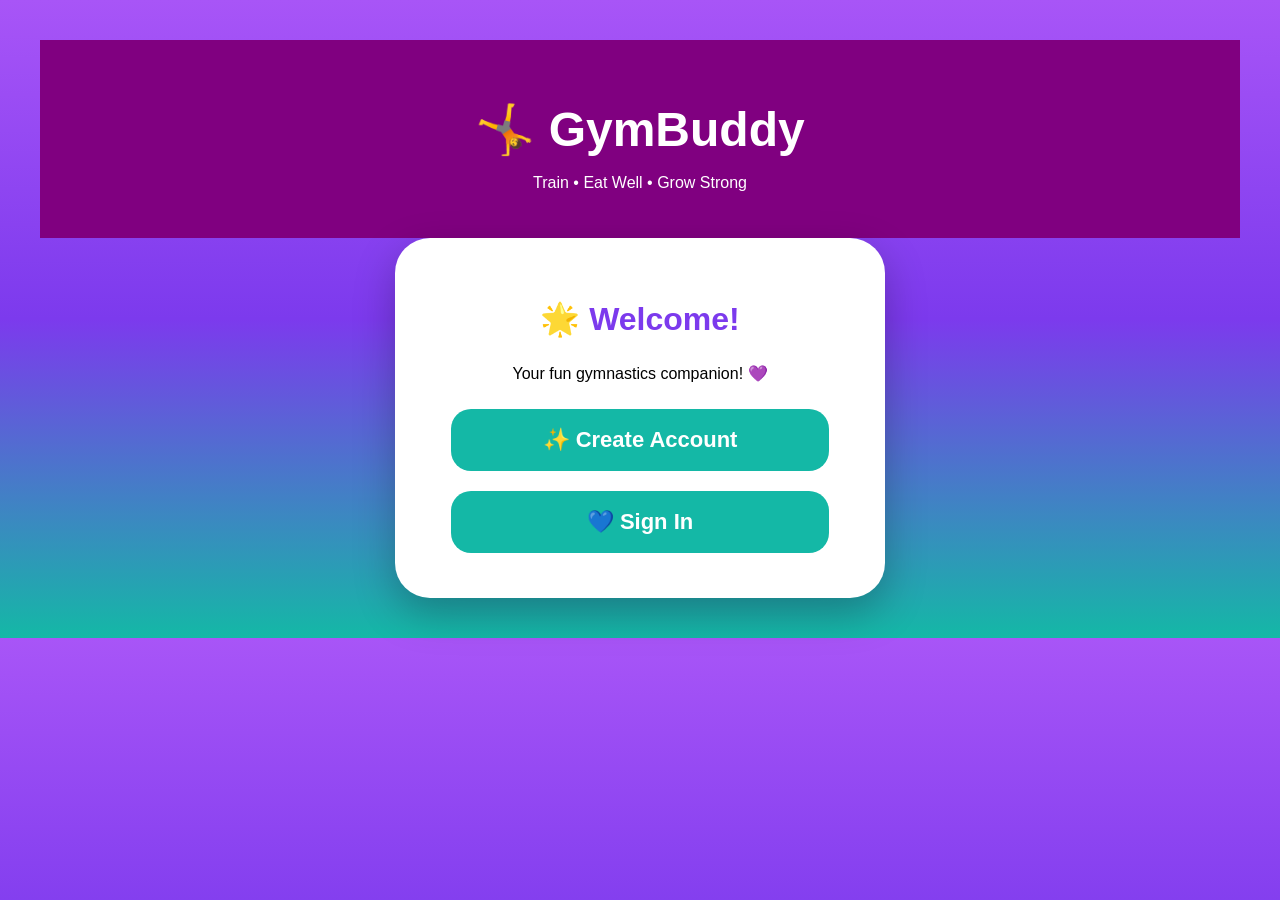
<file: index.html>
<!DOCTYPE html>
<html lang="en">
<head>
    <meta charset="UTF-8">
    <meta name="viewport" content="width=device-width, initial-scale=1.0">
    <title>GymBuddy</title>
    <link rel="stylesheet" href="style.css">
</head>

<body>

<header>
    <h1>🤸 GymBuddy</h1>
    <p>Train • Eat Well • Grow Strong</p>
</header>

<main>

<div class="card">

    <h2>🌟 Welcome!</h2>

    <p>Your fun gymnastics companion! 💜</p>

    <button onclick="location.href='choose-account.html'">
        ✨ Create Account
    </button>

    <button onclick="location.href='choose-signin.html'">
        💙 Sign In
    </button>

</div>

</main>

</body>
</html>
</file>
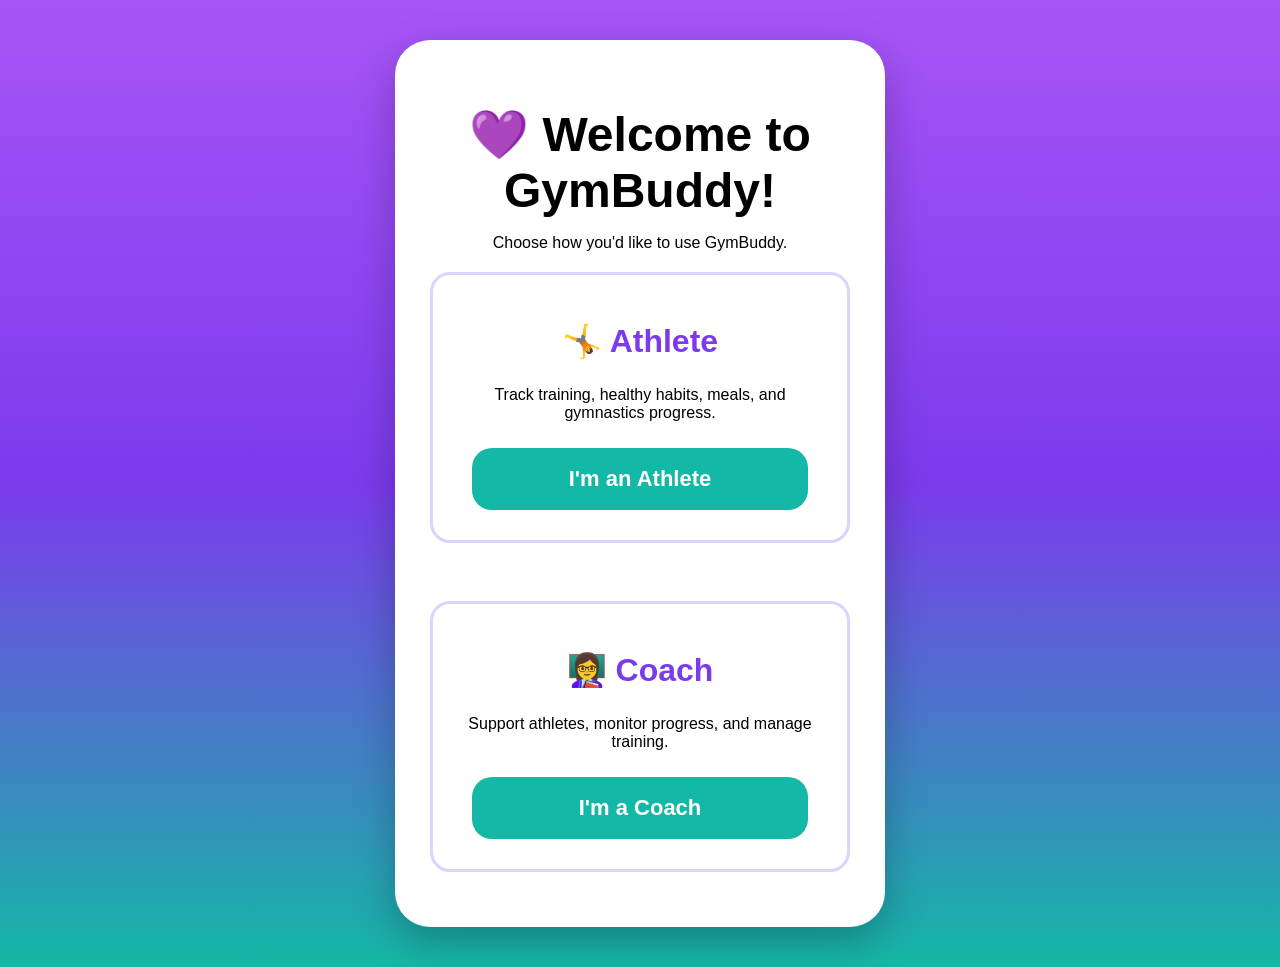
<file: choose-account.html>
<!DOCTYPE html>
<html lang="en">
<head>
<meta charset="UTF-8">
<meta name="viewport" content="width=device-width, initial-scale=1.0">
<title>Choose Your Account</title>
<link rel="stylesheet" href="style.css">
</head>

<body>

<div class="card">

<h1>💜 Welcome to GymBuddy!</h1>

<p>Choose how you'd like to use GymBuddy.</p>

<div class="account-card">
<h2>🤸 Athlete</h2>
<p>Track training, healthy habits, meals, and gymnastics progress.</p>

<button onclick="location.href='signup-athlete.html'">
I'm an Athlete
</button>

</div>

<br>

<div class="account-card">

<h2>👩‍🏫 Coach</h2>

<p>Support athletes, monitor progress, and manage training.</p>

<button onclick="location.href='signup-coach.html'">
I'm a Coach
</button>

</div>

</div>

</body>
</html>
</file>
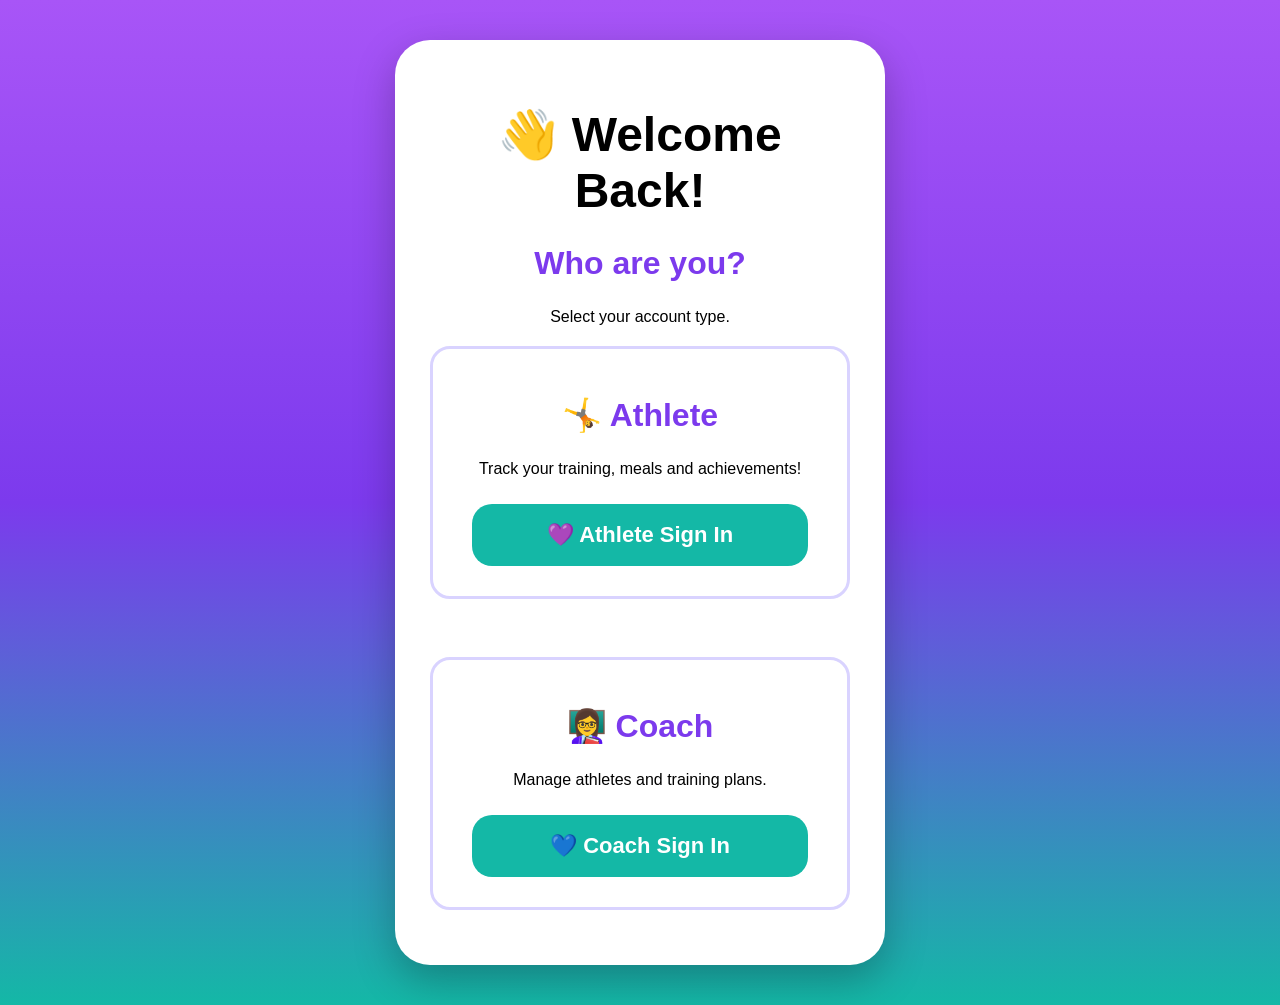
<file: choose-signin.html>
<!DOCTYPE html>
<html lang="en">
<head>
<meta charset="UTF-8">
<meta name="viewport" content="width=device-width, initial-scale=1.0">
<title>Choose Sign In</title>
<link rel="stylesheet" href="style.css">
</head>

<body>

<div class="card">

<h1>👋 Welcome Back!</h1>

<h2>Who are you?</h2>

<p>Select your account type.</p>

<div class="account-card">

<h2>🤸 Athlete</h2>

<p>Track your training, meals and achievements!</p>

<button onclick="location.href='signin-athlete.html'">
💜 Athlete Sign In
</button>

</div>

<br>

<div class="account-card">

<h2>👩‍🏫 Coach</h2>

<p>Manage athletes and training plans.</p>

<button onclick="location.href='signin-coach.html'">
💙 Coach Sign In
</button>

</div>

</div>

</body>
</html>
</file>
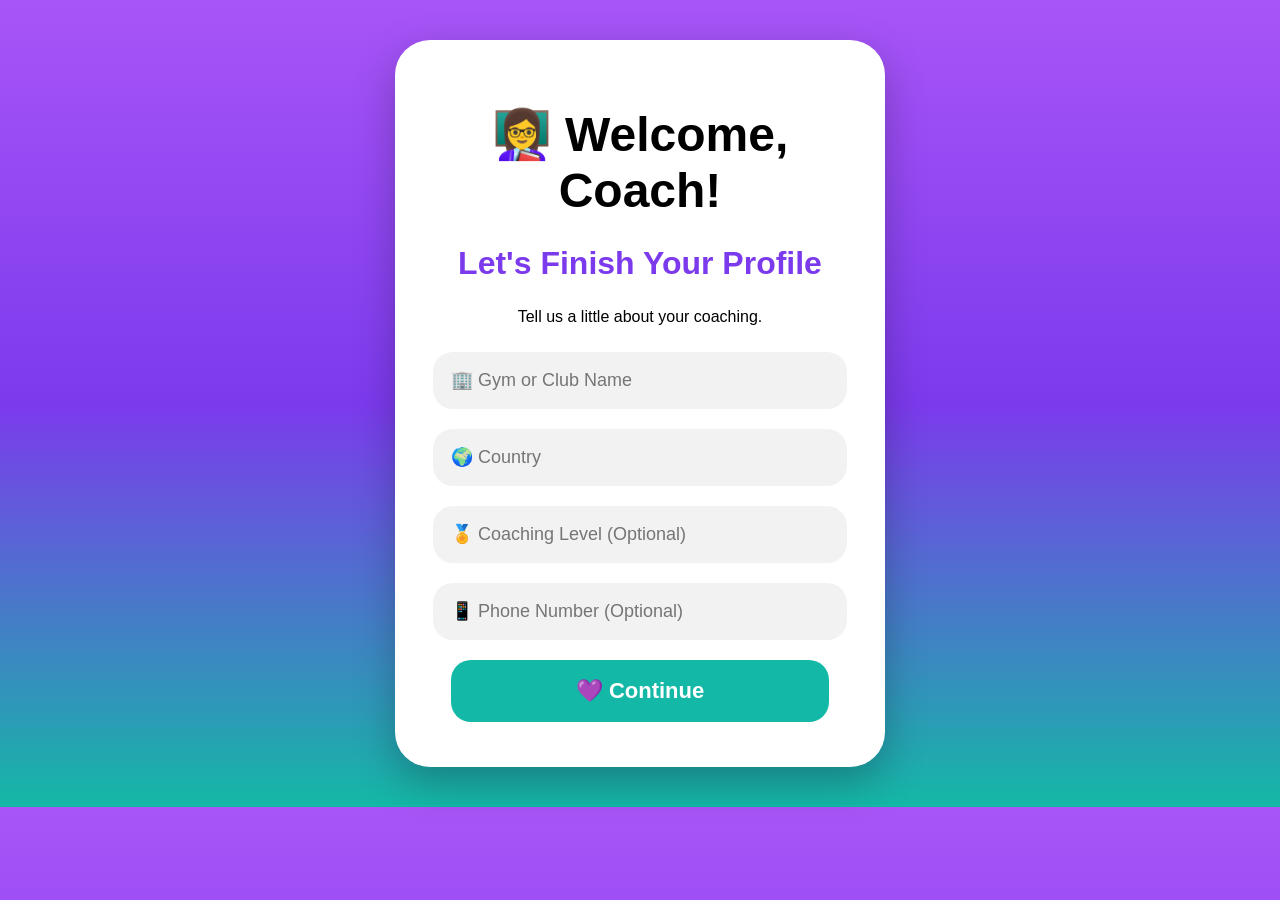
<file: coach-profil.html>
<!DOCTYPE html>
<html lang="en">
<head>
<meta charset="UTF-8">
<meta name="viewport" content="width=device-width, initial-scale=1.0">
<title>Coach Profile</title>
<link rel="stylesheet" href="style.css">
</head>

<body>

<div class="card">

<h1>👩‍🏫 Welcome, Coach!</h1>

<h2>Let's Finish Your Profile</h2>

<p>Tell us a little about your coaching.</p>

<input type="text" placeholder="🏢 Gym or Club Name">

<input type="text" placeholder="🌍 Country">

<input type="text" placeholder="🏅 Coaching Level (Optional)">

<input type="tel" placeholder="📱 Phone Number (Optional)">

<button onclick="location.href='coach-dashboard.html'">
💜 Continue
</button>

</div>

</body>
</html>
</file>
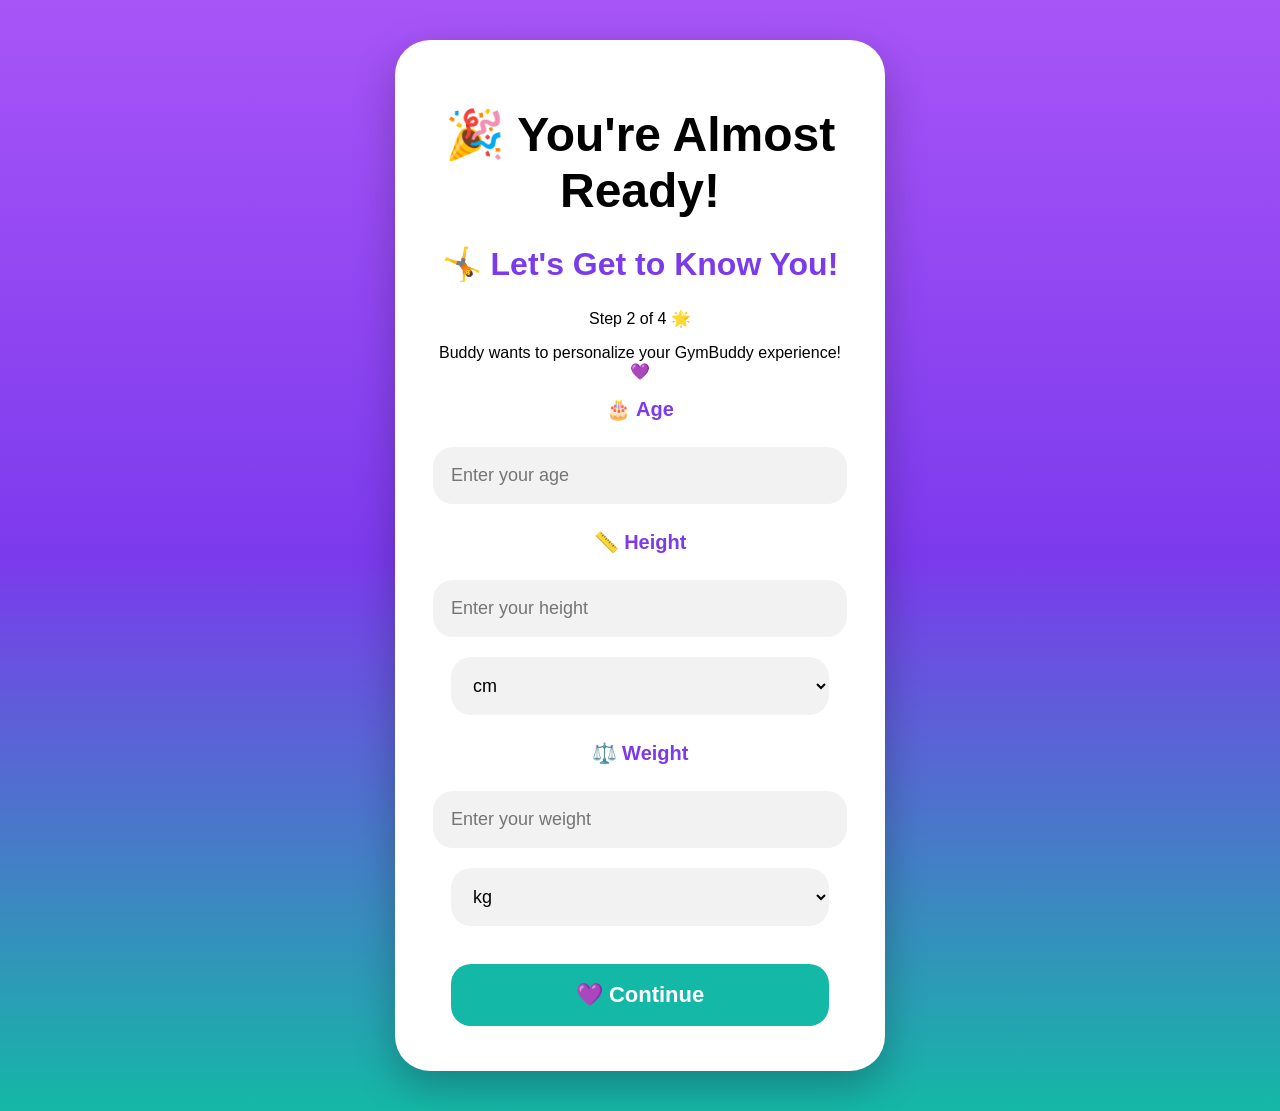
<file: profile-setup.html>
<!DOCTYPE html>
<html lang="en">
<head>
    <meta charset="UTF-8">
    <meta name="viewport" content="width=device-width, initial-scale=1.0">
    <title>GymBuddy - Athlete Profile</title>
    <link rel="stylesheet" href="style.css">
</head>

<body>

<div class="card">

<h1>🎉 You're Almost Ready!</h1>

<h2>🤸 Let's Get to Know You!</h2>

<p class="progress-text">Step 2 of 4 🌟</p>

<div class="progress-bar">
    <div class="progress-fill"></div>
</div>

<p>Buddy wants to personalize your GymBuddy experience! 💜</p>

<p><strong>🎂 Age</strong></p>
<input type="number" placeholder="Enter your age">

<p><strong>📏 Height</strong></p>
<input type="number" placeholder="Enter your height">

<select>
    <option>cm</option>
    <option>ft / in</option>
</select>

<p><strong>⚖️ Weight</strong></p>
<input type="number" placeholder="Enter your weight">

<select>
    <option>kg</option>
    <option>lb</option>
</select>

<br><br>

<button onclick="location.href='dashboard.html'">
💜 Continue
</button>

</div>

</body>
</html>
</file>
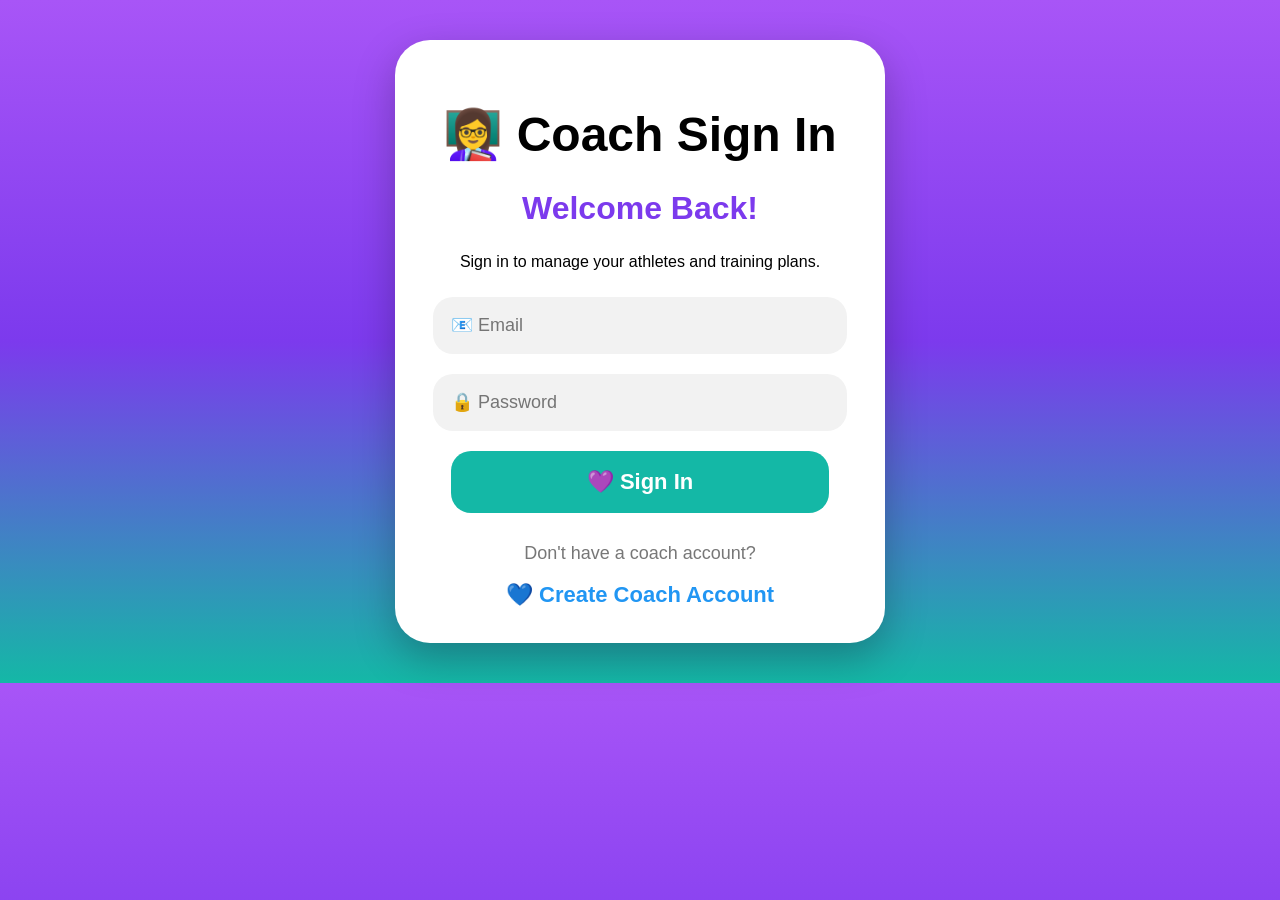
<file: signi-coach.html>
<!DOCTYPE html>
<html lang="en">
<head>
    <meta charset="UTF-8">
    <meta name="viewport" content="width=device-width, initial-scale=1.0">
    <title>GymBuddy - Coach Sign In</title>
    <link rel="stylesheet" href="style.css">
</head>

<body>

<div class="card">

<h1>👩‍🏫 Coach Sign In</h1>

<h2>Welcome Back!</h2>

<p>Sign in to manage your athletes and training plans.</p>

<input type="email" placeholder="📧 Email">

<input type="password" placeholder="🔒 Password">

<button onclick="location.href='coach-dashboard.html'">
💜 Sign In
</button>

<p class="small-text">
Don't have a coach account?
</p>

<a href="signup-coach.html" class="signin-link">
💙 Create Coach Account
</a>

</div>

</body>
</html>
</file>
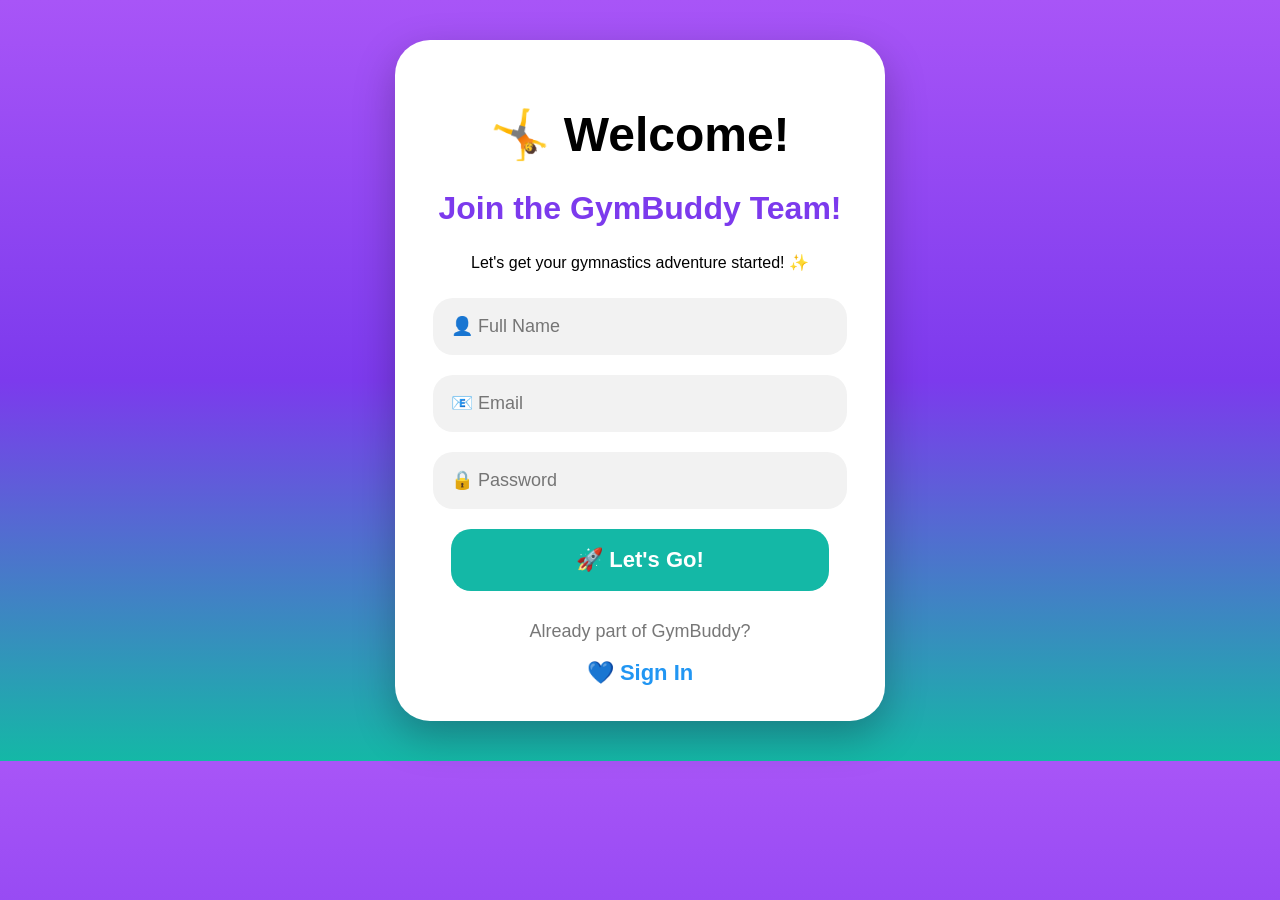
<file: signin-athlete.html>
<!DOCTYPE html>
<html lang="en">
<head>
    <meta charset="UTF-8">
    <meta name="viewport" content="width=device-width, initial-scale=1.0">
    <title>GymBuddy - Athlete Sign Up</title>
    <link rel="stylesheet" href="style.css">
</head>

<body>

<div class="card">

<h1>🤸 Welcome!</h1>

<h2>Join the GymBuddy Team!</h2>

<p>Let's get your gymnastics adventure started! ✨</p>

<input type="text" placeholder="👤 Full Name">

<input type="email" placeholder="📧 Email">

<input type="password" placeholder="🔒 Password">

<button onclick="location.href='profile-setup.html'">
🚀 Let's Go!
</button>

<p class="small-text">
Already part of GymBuddy?
</p>

<a href="signin-athlete.html" class="signin-link">
💙 Sign In
</a>

</div>

</body>
</html>
</file>
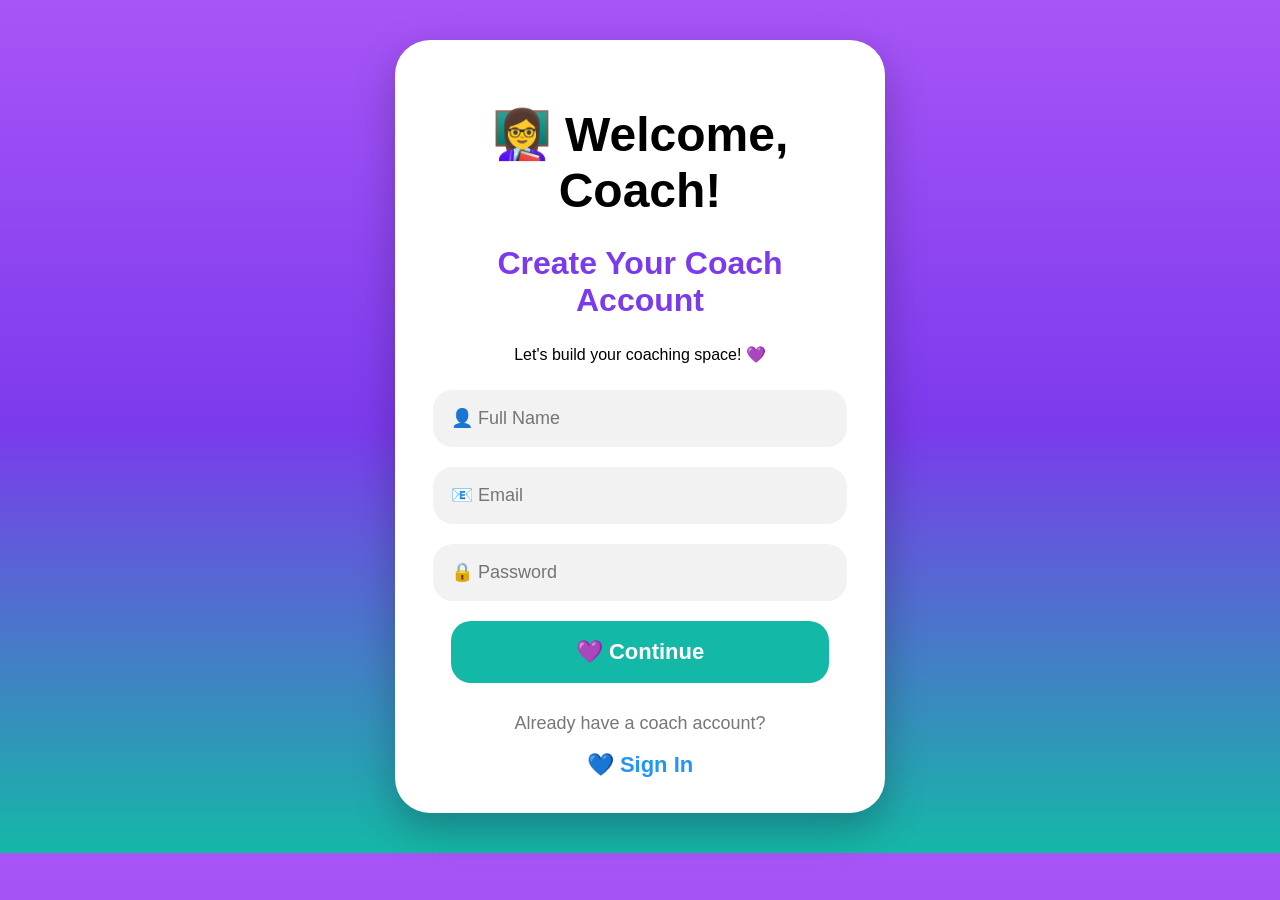
<file: signup-coach.html>
<!DOCTYPE html>
<html lang="en">
<head>
    <meta charset="UTF-8">
    <meta name="viewport" content="width=device-width, initial-scale=1.0">
    <title>GymBuddy - Coach Sign Up</title>
    <link rel="stylesheet" href="style.css">
</head>

<body>

<div class="card">

    <h1>👩‍🏫 Welcome, Coach!</h1>

    <h2>Create Your Coach Account</h2>

    <p>Let's build your coaching space! 💜</p>

    <input type="text" id="fullName" placeholder="👤 Full Name">

    <input type="email" placeholder="📧 Email">

    <input type="password" placeholder="🔒 Password">

    <button onclick="location.href='coach-profile.html'">
        💜 Continue
    </button>

    <p class="small-text">
        Already have a coach account?
    </p>

    <a href="signin-coach.html" class="signin-link">
        💙 Sign In
    </a>

</div>

</body>
</html>
</file>
<file: style.css>
body {
    margin: 0;
    font-family: Arial, sans-serif;
    background: #f3f0ff;
    text-align: center;
}

header {
    background: purple;
    color: white;
    padding: 30px;
}

.card {
    background: white;
    width: 85%;
    max-width: 500px;
    margin: 40px auto;
    padding: 25px;
    border-radius: 20px;
    box-shadow: 0 5px 15px rgba(0,0,0,0.2);
}

button {
    background: teal;
    color: white;
    border: none;
    padding: 15px 25px;
    margin: 10px;
    border-radius: 15px;
    font-size: 18px;
}

button:hover {
    background: purple;
}
.account-card{
background:white;
padding:20px;
border-radius:20px;
margin:20px auto;
border:3px solid #d9d3ff;
transition:0.3s;
}

.account-card:hover{
transform:scale(1.03);
border-color:teal;
}
body{
    background:linear-gradient(180deg,#a855f7,#7c3aed,#14b8a6);
    font-family:Arial,sans-serif;
    text-align:center;
    margin:0;
    padding:40px;
}

.card{
    background:white;
    border-radius:35px;
    padding:35px;
    max-width:420px;
    margin:auto;
    box-shadow:0 15px 40px rgba(0,0,0,.25);
}

h1{
    font-size:48px;
    margin-bottom:5px;
}

h2{
    color:#7c3aed;
}

input{
    width:90%;
    padding:18px;
    border-radius:20px;
    border:none;
    background:#f2f2f2;
    margin:10px 0;
    font-size:18px;
}

button{
    width:90%;
    padding:18px;
    border:none;
    border-radius:20px;
    background:#14b8a6;
    color:white;
    font-size:22px;
    font-weight:bold;
    cursor:pointer;
    transition:.3s;
}

button:hover{
    transform:scale(1.05);
    background:#0f766e;
}

.signin-link{
    color:#2196F3;
    text-decoration:none;
    font-size:22px;
    font-weight:bold;
}

.signin-link:hover{
    text-decoration:underline;
}

.small-text{
    color:gray;
    margin-top:25px;
}
h2{
    color:#7c3aed;
    font-size:32px;
}

.small-text{
    color:#777;
    font-size:18px;
    margin-top:20px;
}

.signin-link{
    color:#2196F3;
    text-decoration:none;
    font-size:22px;
    font-weight:bold;
}

.signin-link:hover{
    text-decoration:underline;
    color:#1565C0;
}
select{
    width:90%;
    padding:18px;
    border:none;
    border-radius:20px;
    background:#f2f2f2;
    font-size:18px;
    margin:10px 0;
}

strong{
    color:#7c3aed;
    font-size:20px;
}
.coach-title{
    color:#5B21B6;
    font-size:42px;
}

.coach-text{
    color:#555;
}
</file>
